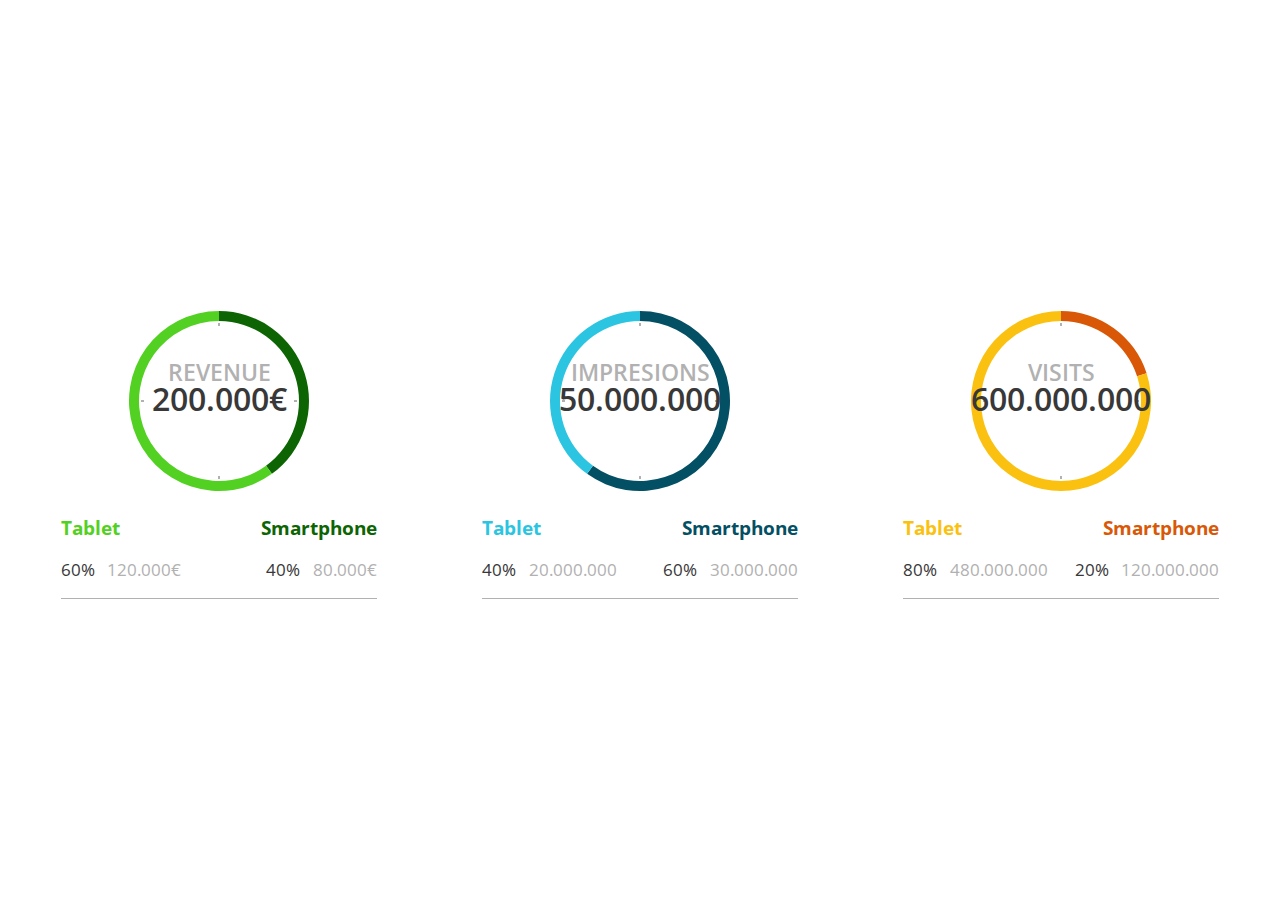
<file: index.html>
<!DOCTYPE html>
<html lang="en">
<head>
  <meta charset="UTF-8">
  <title>Site Stats</title>

  <link href="https://fonts.googleapis.com/css?family=Open+Sans:400,600,700" rel="stylesheet">
  <link rel="stylesheet" href="assets/css/main.css">
  <link rel="stylesheet" href="assets/css/structure.css">

  <script src="vendor/d3.min.js"></script>
  <script src="vendor/require.js" data-main="src/app"></script>
</head>
<body>
  
</body>
</html>
</file>
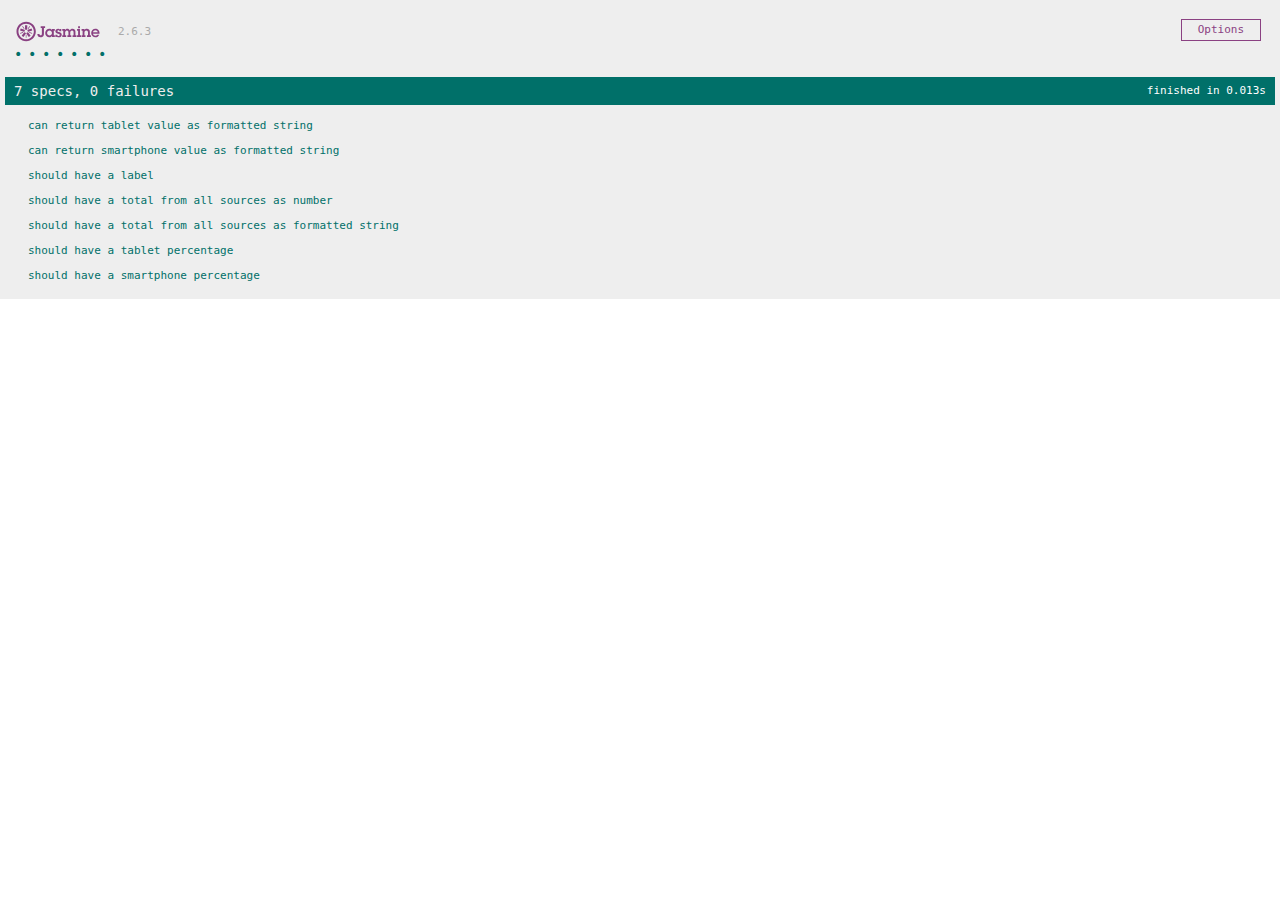
<file: test/SpecRunner.html>
<!DOCTYPE html>
<html>
<head>
  <meta charset="utf-8">
  <title>Jasmine Spec Runner v2.6.3</title>

  <link rel="shortcut icon" type="image/png" href="lib/jasmine-2.6.3/jasmine_favicon.png">
  <link rel="stylesheet" href="lib/jasmine-2.6.3/jasmine.css">

  <script src="../vendor/require.js" data-main="main-test"></script>

</head>

<body>
</body>
</html>
</file>
<file: assets/css/main.css>
:root {
  --revenue-primary-color: #52d123;
  --revenue-secondary-color: #0c6502;
  --impresions-primary-color: #2bc5e2;
  --impresions-secondary-color: #034f63;
  --visits-primary-color: #fbc110;
  --visits-secondary-color: #d95807;
  --dark-text-color: #383838;
  --light-text-color: #b1b1b1;
}

g.revenue > path.tablet {
  fill: var(--revenue-primary-color);
}

g.revenue > path.smartphone {
  fill: var(--revenue-secondary-color);
}

g.impresions > path.tablet {
  fill: var(--impresions-primary-color);
}

g.impresions > path.smartphone {
  fill: var(--impresions-secondary-color);
}

g.visits > path.tablet {
  fill: var(--visits-primary-color);
}

g.visits > path.smartphone {
  fill: var(--visits-secondary-color);
}

.center {
  font-family: 'Open Sans', sans-serif;
  font-weight: 600;
}

.center.title {
  fill: var(--light-text-color);
  font-size: 2.5vh;
}

.center.total {
  fill: var(--dark-text-color);
  font-size: 3.5vh;
}

.info-box {
  font-family: 'Open Sans', sans-serif;
  border-bottom: 1px solid var(--light-text-color);
}

.info-box > div > h1 {
  font-size: 1.5vw;
  font-weight: 700;
}

.info-box > div > p {
  font-size: 1.3vw;
  font-weight: 400;
}

.info-box.revenue > div.tablet > h1 {
  color: var(--revenue-primary-color);
}

.info-box.revenue > div.smartphone > h1 {
  color: var(--revenue-secondary-color);
}

.info-box.impresions > div.tablet > h1 {
  color: var(--impresions-primary-color);
}

.info-box.impresions > div.smartphone > h1 {
  color: var(--impresions-secondary-color);
}

.info-box.visits > div.tablet > h1 {
  color: var(--visits-primary-color);
}

.info-box.visits > div.smartphone > h1 {
  color: var(--visits-secondary-color);
}

.info-box > div > p > span.percentage {
  color: var(--dark-text-color);
  margin-right: 1vw;
}

.info-box > div > p > span.actual {
  color: var(--light-text-color);
}

@media (max-width: 780px) {
  .info-box > div > h1 {
    font-size: 3vh;
  }

  .info-box > div > p {
    font-size: 2.5vh;
  }
}

.tick {
  stroke: var(--light-text-color);
  stroke-width: 2;
}
</file>
<file: assets/css/structure.css>
html, body {
  display: flex;
  width: 100%;
  height: 100%;
  align-items: center;
}

.container {
  display: flex;
  width: 100%;
  justify-content: space-around;
  align-items: center
}

.svg-container {
  display: flex;
  min-width: 25%;
  flex-direction: column;
  justify-content: center;
}

.chart {
  display: flex;
  justify-content: center;
}

.info-box {
  display: flex;
  justify-content: space-between;
}

.info-box > .tablet {
  text-align: left;
}

.info-box > .smartphone {
  text-align: right;
}

@media (max-width: 780px) {
  html, body {
    height: auto;
  }

  .container {
    flex-direction: column;
    justify-content: flex-start;
  }

  .svg-container {
    display: block;
    min-width: 80%;
  }

  .info-box {
    margin-bottom: 10vh
  }
}
</file>
<file: test/lib/jasmine-2.6.3/jasmine.css>
body { overflow-y: scroll; }

.jasmine_html-reporter { background-color: #eee; padding: 5px; margin: -8px; font-size: 11px; font-family: Monaco, "Lucida Console", monospace; line-height: 14px; color: #333; }
.jasmine_html-reporter a { text-decoration: none; }
.jasmine_html-reporter a:hover { text-decoration: underline; }
.jasmine_html-reporter p, .jasmine_html-reporter h1, .jasmine_html-reporter h2, .jasmine_html-reporter h3, .jasmine_html-reporter h4, .jasmine_html-reporter h5, .jasmine_html-reporter h6 { margin: 0; line-height: 14px; }
.jasmine_html-reporter .jasmine-banner, .jasmine_html-reporter .jasmine-symbol-summary, .jasmine_html-reporter .jasmine-summary, .jasmine_html-reporter .jasmine-result-message, .jasmine_html-reporter .jasmine-spec .jasmine-description, .jasmine_html-reporter .jasmine-spec-detail .jasmine-description, .jasmine_html-reporter .jasmine-alert .jasmine-bar, .jasmine_html-reporter .jasmine-stack-trace { padding-left: 9px; padding-right: 9px; }
.jasmine_html-reporter .jasmine-banner { position: relative; }
.jasmine_html-reporter .jasmine-banner .jasmine-title { background: url('[data-uri]') no-repeat; background: url('[data-uri]') no-repeat, none; -moz-background-size: 100%; -o-background-size: 100%; -webkit-background-size: 100%; background-size: 100%; display: block; float: left; width: 90px; height: 25px; }
.jasmine_html-reporter .jasmine-banner .jasmine-version { margin-left: 14px; position: relative; top: 6px; }
.jasmine_html-reporter #jasmine_content { position: fixed; right: 100%; }
.jasmine_html-reporter .jasmine-version { color: #aaa; }
.jasmine_html-reporter .jasmine-banner { margin-top: 14px; }
.jasmine_html-reporter .jasmine-duration { color: #fff; float: right; line-height: 28px; padding-right: 9px; }
.jasmine_html-reporter .jasmine-symbol-summary { overflow: hidden; *zoom: 1; margin: 14px 0; }
.jasmine_html-reporter .jasmine-symbol-summary li { display: inline-block; height: 10px; width: 14px; font-size: 16px; }
.jasmine_html-reporter .jasmine-symbol-summary li.jasmine-passed { font-size: 14px; }
.jasmine_html-reporter .jasmine-symbol-summary li.jasmine-passed:before { color: #007069; content: "\02022"; }
.jasmine_html-reporter .jasmine-symbol-summary li.jasmine-failed { line-height: 9px; }
.jasmine_html-reporter .jasmine-symbol-summary li.jasmine-failed:before { color: #ca3a11; content: "\d7"; font-weight: bold; margin-left: -1px; }
.jasmine_html-reporter .jasmine-symbol-summary li.jasmine-disabled { font-size: 14px; }
.jasmine_html-reporter .jasmine-symbol-summary li.jasmine-disabled:before { color: #bababa; content: "\02022"; }
.jasmine_html-reporter .jasmine-symbol-summary li.jasmine-pending { line-height: 17px; }
.jasmine_html-reporter .jasmine-symbol-summary li.jasmine-pending:before { color: #ba9d37; content: "*"; }
.jasmine_html-reporter .jasmine-symbol-summary li.jasmine-empty { font-size: 14px; }
.jasmine_html-reporter .jasmine-symbol-summary li.jasmine-empty:before { color: #ba9d37; content: "\02022"; }
.jasmine_html-reporter .jasmine-run-options { float: right; margin-right: 5px; border: 1px solid #8a4182; color: #8a4182; position: relative; line-height: 20px; }
.jasmine_html-reporter .jasmine-run-options .jasmine-trigger { cursor: pointer; padding: 8px 16px; }
.jasmine_html-reporter .jasmine-run-options .jasmine-payload { position: absolute; display: none; right: -1px; border: 1px solid #8a4182; background-color: #eee; white-space: nowrap; padding: 4px 8px; }
.jasmine_html-reporter .jasmine-run-options .jasmine-payload.jasmine-open { display: block; }
.jasmine_html-reporter .jasmine-bar { line-height: 28px; font-size: 14px; display: block; color: #eee; }
.jasmine_html-reporter .jasmine-bar.jasmine-failed { background-color: #ca3a11; }
.jasmine_html-reporter .jasmine-bar.jasmine-passed { background-color: #007069; }
.jasmine_html-reporter .jasmine-bar.jasmine-skipped { background-color: #bababa; }
.jasmine_html-reporter .jasmine-bar.jasmine-errored { background-color: #ca3a11; }
.jasmine_html-reporter .jasmine-bar.jasmine-menu { background-color: #fff; color: #aaa; }
.jasmine_html-reporter .jasmine-bar.jasmine-menu a { color: #333; }
.jasmine_html-reporter .jasmine-bar a { color: white; }
.jasmine_html-reporter.jasmine-spec-list .jasmine-bar.jasmine-menu.jasmine-failure-list, .jasmine_html-reporter.jasmine-spec-list .jasmine-results .jasmine-failures { display: none; }
.jasmine_html-reporter.jasmine-failure-list .jasmine-bar.jasmine-menu.jasmine-spec-list, .jasmine_html-reporter.jasmine-failure-list .jasmine-summary { display: none; }
.jasmine_html-reporter .jasmine-results { margin-top: 14px; }
.jasmine_html-reporter .jasmine-summary { margin-top: 14px; }
.jasmine_html-reporter .jasmine-summary ul { list-style-type: none; margin-left: 14px; padding-top: 0; padding-left: 0; }
.jasmine_html-reporter .jasmine-summary ul.jasmine-suite { margin-top: 7px; margin-bottom: 7px; }
.jasmine_html-reporter .jasmine-summary li.jasmine-passed a { color: #007069; }
.jasmine_html-reporter .jasmine-summary li.jasmine-failed a { color: #ca3a11; }
.jasmine_html-reporter .jasmine-summary li.jasmine-empty a { color: #ba9d37; }
.jasmine_html-reporter .jasmine-summary li.jasmine-pending a { color: #ba9d37; }
.jasmine_html-reporter .jasmine-summary li.jasmine-disabled a { color: #bababa; }
.jasmine_html-reporter .jasmine-description + .jasmine-suite { margin-top: 0; }
.jasmine_html-reporter .jasmine-suite { margin-top: 14px; }
.jasmine_html-reporter .jasmine-suite a { color: #333; }
.jasmine_html-reporter .jasmine-failures .jasmine-spec-detail { margin-bottom: 28px; }
.jasmine_html-reporter .jasmine-failures .jasmine-spec-detail .jasmine-description { background-color: #ca3a11; }
.jasmine_html-reporter .jasmine-failures .jasmine-spec-detail .jasmine-description a { color: white; }
.jasmine_html-reporter .jasmine-result-message { padding-top: 14px; color: #333; white-space: pre; }
.jasmine_html-reporter .jasmine-result-message span.jasmine-result { display: block; }
.jasmine_html-reporter .jasmine-stack-trace { margin: 5px 0 0 0; max-height: 224px; overflow: auto; line-height: 18px; color: #666; border: 1px solid #ddd; background: white; white-space: pre; }
</file>
